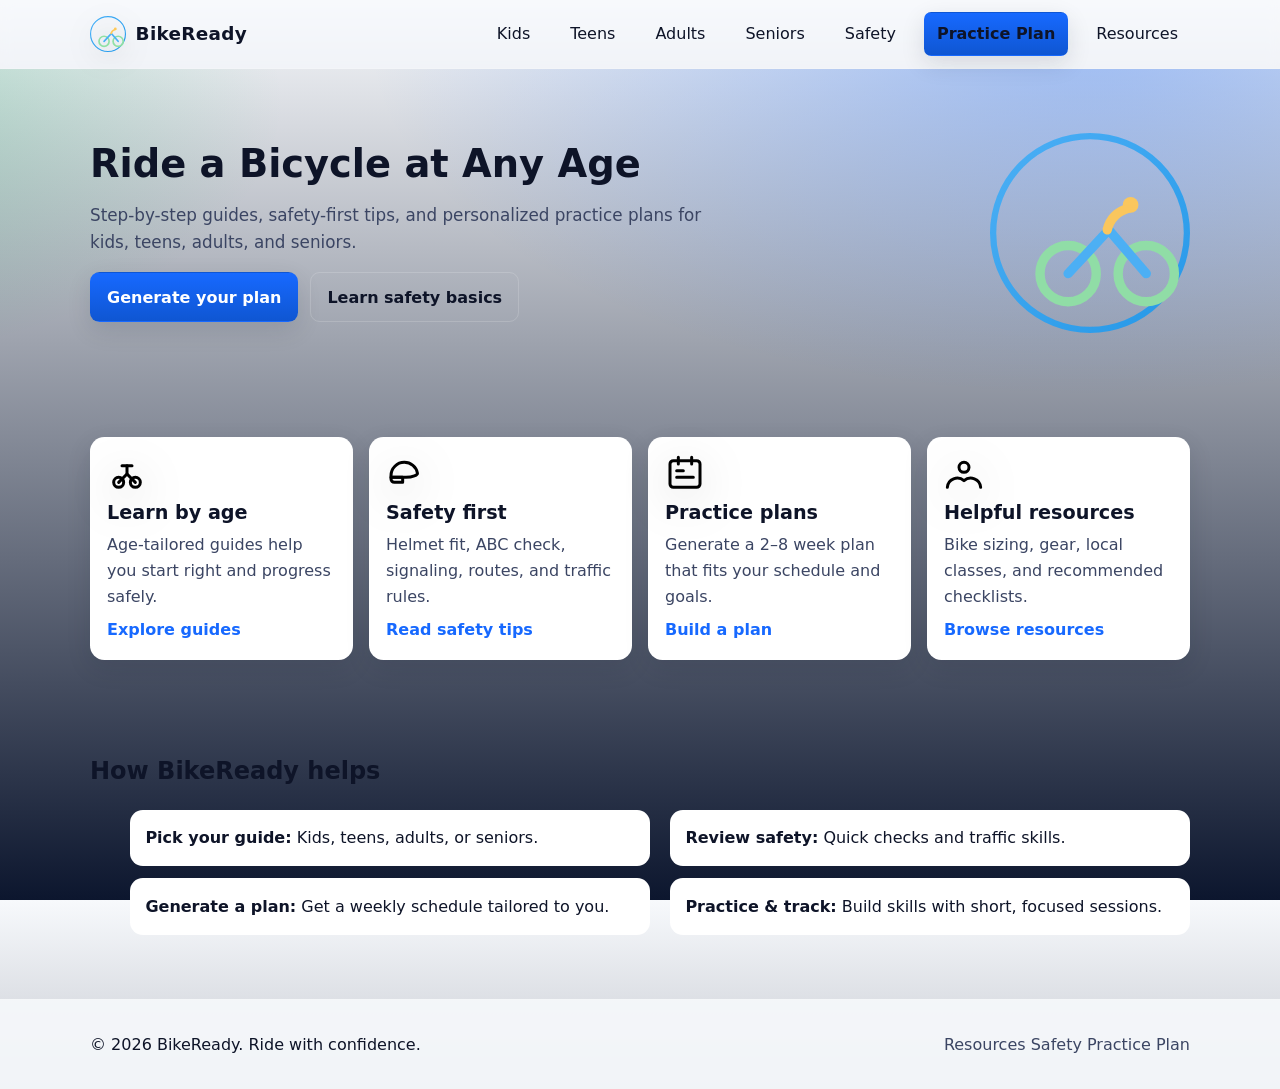
<file: website/index.html>
<!doctype html>
<html lang="en">
<head>
  <meta charset="utf-8" />
  <meta name="viewport" content="width=device-width, initial-scale=1" />
  <title>BikeReady — Ride a Bicycle at Any Age</title>
  <meta name="description" content="Clear guides, safety tips, and practice plans to learn to ride a bicycle at any age. Kids, teens, adults, and seniors." />
  <link rel="icon" href="./images/logo.svg" type="image/svg+xml" />
  <link rel="stylesheet" href="./css/styles.css" />
  <meta property="og:title" content="BikeReady — Ride a Bicycle at Any Age" />
  <meta property="og:description" content="Clear guides, safety tips, and practice plans for every age." />
  <meta property="og:type" content="website" />
</head>
<body>
  <a class="skip-link" href="#main">Skip to content</a>
  <header class="site-header">
    <nav class="nav container" aria-label="Primary">
      <a class="brand" href="index.html" aria-label="BikeReady home">
        <img src="./images/logo.svg" alt="" width="36" height="36" aria-hidden="true" />
        <span class="brand-text">BikeReady</span>
      </a>
      <button class="nav-toggle" aria-expanded="false" aria-controls="primary-nav">
        <span class="sr-only">Toggle navigation</span>
        <svg width="24" height="24" viewBox="0 0 24 24" fill="none" xmlns="http://www.w3.org/2000/svg" aria-hidden="true"><path d="M3 6h18M3 12h18M3 18h18" stroke="currentColor" stroke-width="2" stroke-linecap="round"/></svg>
      </button>
      <ul id="primary-nav" class="nav-list" data-collapsible>
        <li><a href="./pages/kids.html">Kids</a></li>
        <li><a href="./pages/teens.html">Teens</a></li>
        <li><a href="./pages/adults.html">Adults</a></li>
        <li><a href="./pages/seniors.html">Seniors</a></li>
        <li><a href="./pages/safety.html">Safety</a></li>
        <li><a class="btn btn-primary" href="./pages/practice-plan.html">Practice Plan</a></li>
        <li><a href="./pages/resources.html">Resources</a></li>
      </ul>
    </nav>
  </header>

  <main id="main" tabindex="-1">
    <section class="hero">
      <div class="container hero-inner">
        <div class="hero-copy">
          <h1>Ride a Bicycle at Any Age</h1>
          <p class="tagline">Step-by-step guides, safety-first tips, and personalized practice plans for kids, teens, adults, and seniors.</p>
          <div class="cta-row">
            <a class="btn btn-primary" href="./pages/practice-plan.html">Generate your plan</a>
            <a class="btn btn-secondary" href="./pages/safety.html">Learn safety basics</a>
          </div>
        </div>
        <div class="hero-art" aria-hidden="true">
          <img src="./images/logo.svg" alt="" width="200" height="200" />
        </div>
      </div>
    </section>

    <section class="features">
      <div class="container feature-grid">
        <article class="card">
          <img src="./images/balance.svg" alt="" width="40" height="40" aria-hidden="true" />
          <h2>Learn by age</h2>
          <p>Age-tailored guides help you start right and progress safely.</p>
          <a class="card-link" href="./pages/kids.html">Explore guides</a>
        </article>
        <article class="card">
          <img src="./images/helmet.svg" alt="" width="40" height="40" aria-hidden="true" />
          <h2>Safety first</h2>
          <p>Helmet fit, ABC check, signaling, routes, and traffic rules.</p>
          <a class="card-link" href="./pages/safety.html">Read safety tips</a>
        </article>
        <article class="card">
          <img src="./images/plan.svg" alt="" width="40" height="40" aria-hidden="true" />
          <h2>Practice plans</h2>
          <p>Generate a 2–8 week plan that fits your schedule and goals.</p>
          <a class="card-link" href="./pages/practice-plan.html">Build a plan</a>
        </article>
        <article class="card">
          <img src="./images/community.svg" alt="" width="40" height="40" aria-hidden="true" />
          <h2>Helpful resources</h2>
          <p>Bike sizing, gear, local classes, and recommended checklists.</p>
          <a class="card-link" href="./pages/resources.html">Browse resources</a>
        </article>
      </div>
    </section>

    <section class="how">
      <div class="container">
        <h2>How BikeReady helps</h2>
        <ol class="steps">
          <li><strong>Pick your guide:</strong> Kids, teens, adults, or seniors.</li>
          <li><strong>Review safety:</strong> Quick checks and traffic skills.</li>
          <li><strong>Generate a plan:</strong> Get a weekly schedule tailored to you.</li>
          <li><strong>Practice & track:</strong> Build skills with short, focused sessions.</li>
        </ol>
      </div>
    </section>
  </main>

  <footer class="site-footer">
    <div class="container footer-inner">
      <p>© <span id="year"></span> BikeReady. Ride with confidence.</p>
      <nav aria-label="Footer">
        <a href="./pages/resources.html">Resources</a>
        <a href="./pages/safety.html">Safety</a>
        <a href="./pages/practice-plan.html">Practice Plan</a>
      </nav>
    </div>
  </footer>

  <script src="./js/main.js" defer></script>
</body>
</html>
</file>
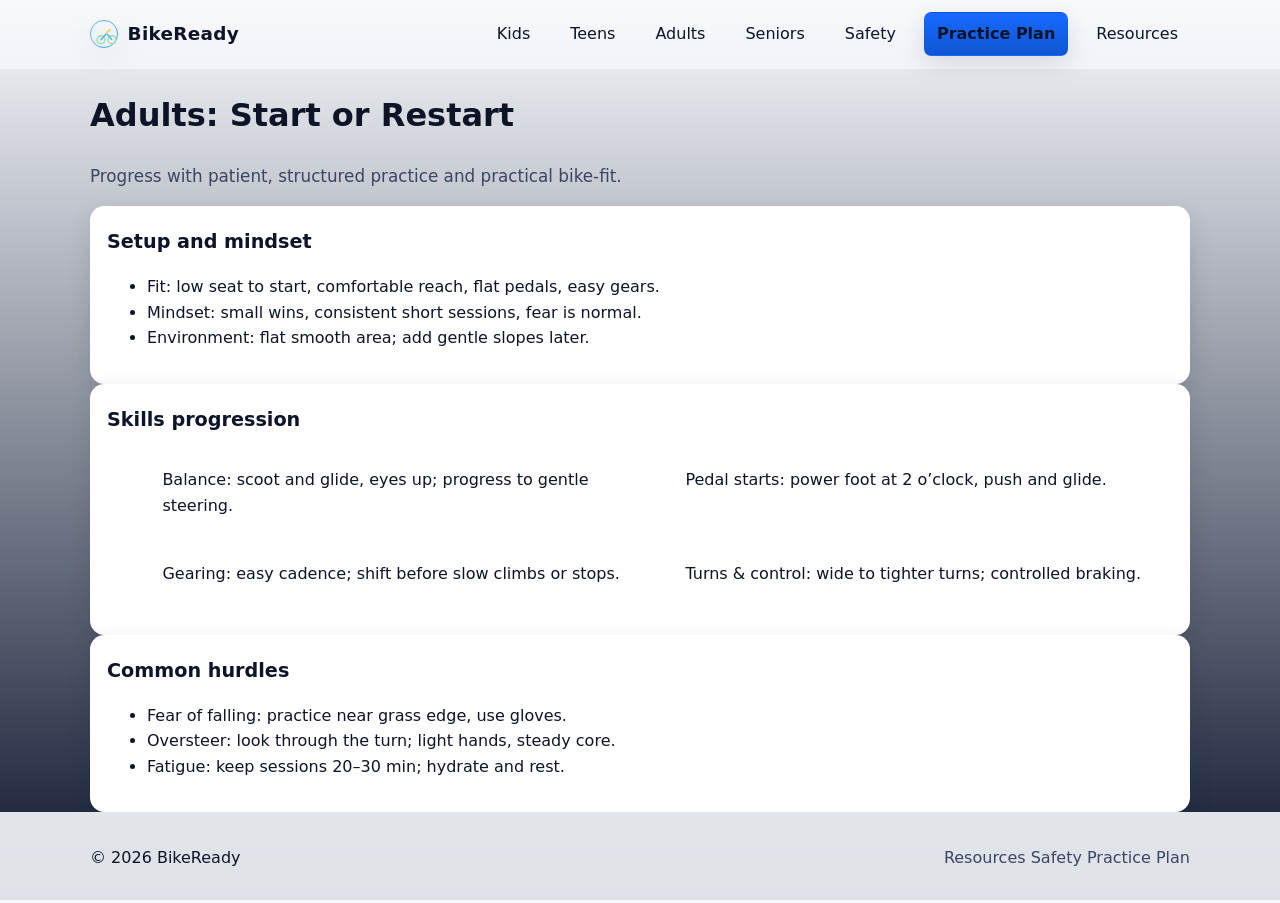
<file: website/pages/adults.html>
<!doctype html>
<html lang="en">
<head>
  <meta charset="utf-8" />
  <meta name="viewport" content="width=device-width, initial-scale=1" />
  <title>Adults Guide — BikeReady</title>
  <link rel="icon" href="../images/logo.svg" type="image/svg+xml" />
  <link rel="stylesheet" href="../css/styles.css" />
  <meta name="description" content="Adults learning to ride or returning to cycling: practical steps and mindset." />
</head>
<body>
  <header class="site-header">
    <nav class="nav container" aria-label="Primary">
      <a class="brand" href="../index.html"><img src="../images/logo.svg" alt="" width="28" height="28" aria-hidden="true" /><span class="brand-text">BikeReady</span></a>
      <button class="nav-toggle" aria-expanded="false" aria-controls="primary-nav"><span class="sr-only">Toggle navigation</span>
        <svg width="24" height="24" viewBox="0 0 24 24" fill="none" xmlns="http://www.w3.org/2000/svg" aria-hidden="true"><path d="M3 6h18M3 12h18M3 18h18" stroke="currentColor" stroke-width="2" stroke-linecap="round"/></svg>
      </button>
      <ul id="primary-nav" class="nav-list" data-collapsible>
        <li><a href="./kids.html">Kids</a></li>
        <li><a href="./teens.html">Teens</a></li>
        <li><a aria-current="page" href="./adults.html">Adults</a></li>
        <li><a href="./seniors.html">Seniors</a></li>
        <li><a href="./safety.html">Safety</a></li>
        <li><a class="btn btn-primary" href="./practice-plan.html">Practice Plan</a></li>
        <li><a href="./resources.html">Resources</a></li>
      </ul>
    </nav>
  </header>

  <main id="main" class="container" tabindex="-1">
    <h1>Adults: Start or Restart</h1>
    <p class="tagline">Progress with patient, structured practice and practical bike-fit.</p>

    <section class="card">
      <h2>Setup and mindset</h2>
      <ul>
        <li>Fit: low seat to start, comfortable reach, flat pedals, easy gears.</li>
        <li>Mindset: small wins, consistent short sessions, fear is normal.</li>
        <li>Environment: flat smooth area; add gentle slopes later.</li>
      </ul>
    </section>

    <section class="card">
      <h2>Skills progression</h2>
      <ol class="steps">
        <li>Balance: scoot and glide, eyes up; progress to gentle steering.</li>
        <li>Pedal starts: power foot at 2 o’clock, push and glide.</li>
        <li>Gearing: easy cadence; shift before slow climbs or stops.</li>
        <li>Turns & control: wide to tighter turns; controlled braking.</li>
      </ol>
    </section>

    <section class="card">
      <h2>Common hurdles</h2>
      <ul>
        <li>Fear of falling: practice near grass edge, use gloves.</li>
        <li>Oversteer: look through the turn; light hands, steady core.</li>
        <li>Fatigue: keep sessions 20–30 min; hydrate and rest.</li>
      </ul>
    </section>
  </main>

  <footer class="site-footer">
    <div class="container footer-inner">
      <p>© <span id="year"></span> BikeReady</p>
      <nav aria-label="Footer">
        <a href="./resources.html">Resources</a>
        <a href="./safety.html">Safety</a>
        <a href="./practice-plan.html">Practice Plan</a>
      </nav>
    </div>
  </footer>

  <script src="../js/main.js" defer></script>
</body>
</html>
</file>
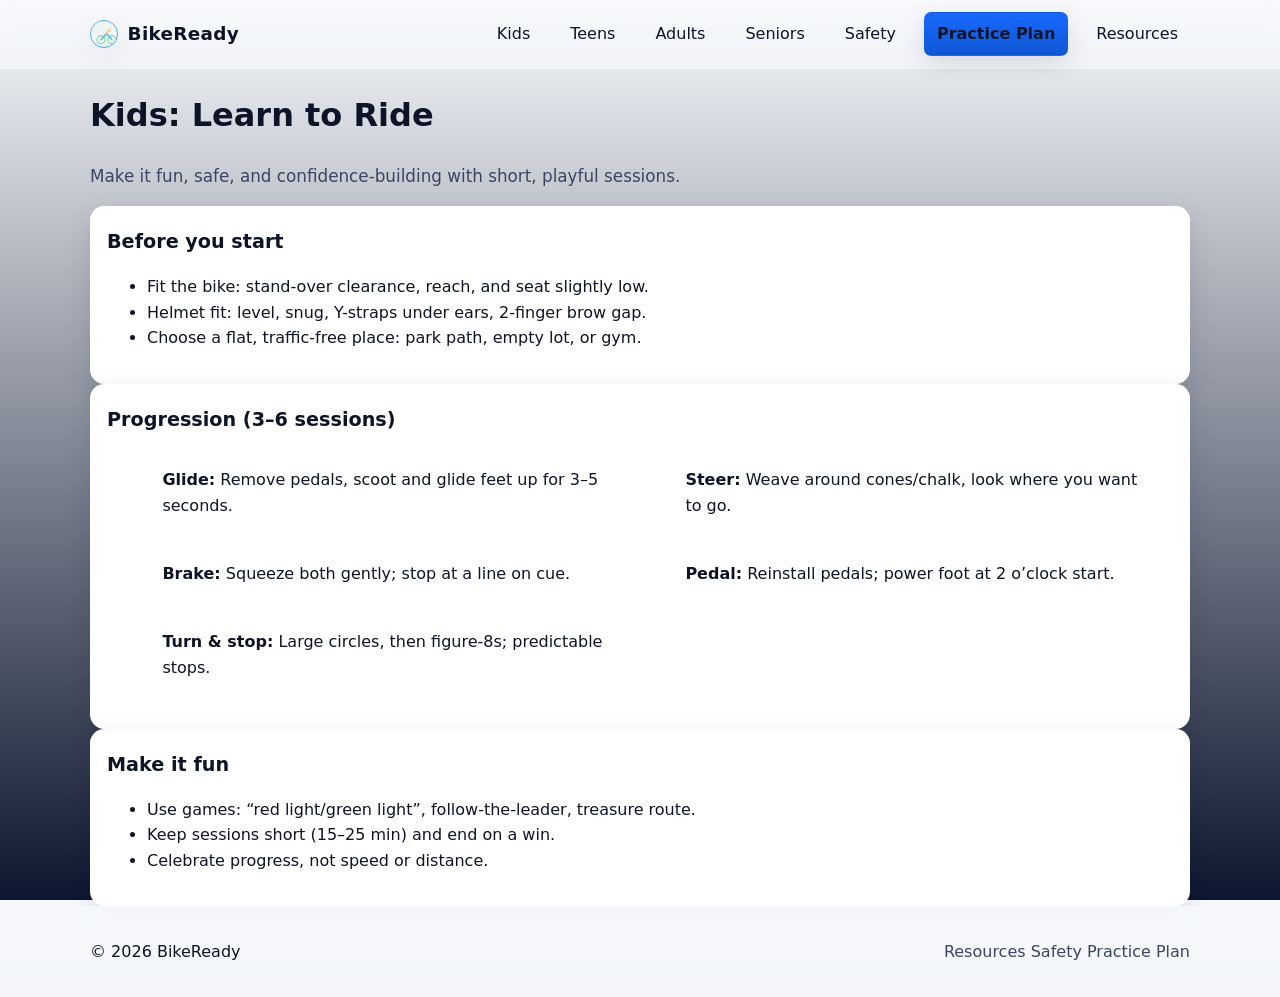
<file: website/pages/kids.html>
<!doctype html>
<html lang="en">
<head>
  <meta charset="utf-8" />
  <meta name="viewport" content="width=device-width, initial-scale=1" />
  <title>Kids Guide — BikeReady</title>
  <link rel="icon" href="../images/logo.svg" type="image/svg+xml" />
  <link rel="stylesheet" href="../css/styles.css" />
  <meta name="description" content="Step-by-step bicycle learning guide for kids: balance-first, pedals later." />
</head>
<body>
  <header class="site-header">
    <nav class="nav container" aria-label="Primary">
      <a class="brand" href="../index.html"><img src="../images/logo.svg" alt="" width="28" height="28" aria-hidden="true" /><span class="brand-text">BikeReady</span></a>
      <button class="nav-toggle" aria-expanded="false" aria-controls="primary-nav"><span class="sr-only">Toggle navigation</span>
        <svg width="24" height="24" viewBox="0 0 24 24" fill="none" xmlns="http://www.w3.org/2000/svg" aria-hidden="true"><path d="M3 6h18M3 12h18M3 18h18" stroke="currentColor" stroke-width="2" stroke-linecap="round"/></svg>
      </button>
      <ul id="primary-nav" class="nav-list" data-collapsible>
        <li><a aria-current="page" href="./kids.html">Kids</a></li>
        <li><a href="./teens.html">Teens</a></li>
        <li><a href="./adults.html">Adults</a></li>
        <li><a href="./seniors.html">Seniors</a></li>
        <li><a href="./safety.html">Safety</a></li>
        <li><a class="btn btn-primary" href="./practice-plan.html">Practice Plan</a></li>
        <li><a href="./resources.html">Resources</a></li>
      </ul>
    </nav>
  </header>

  <main id="main" class="container" tabindex="-1">
    <h1>Kids: Learn to Ride</h1>
    <p class="tagline">Make it fun, safe, and confidence-building with short, playful sessions.</p>

    <section class="card">
      <h2>Before you start</h2>
      <ul>
        <li>Fit the bike: stand-over clearance, reach, and seat slightly low.</li>
        <li>Helmet fit: level, snug, Y-straps under ears, 2-finger brow gap.</li>
        <li>Choose a flat, traffic-free place: park path, empty lot, or gym.</li>
      </ul>
    </section>

    <section class="card">
      <h2>Progression (3–6 sessions)</h2>
      <ol class="steps">
        <li><strong>Glide:</strong> Remove pedals, scoot and glide feet up for 3–5 seconds.</li>
        <li><strong>Steer:</strong> Weave around cones/chalk, look where you want to go.</li>
        <li><strong>Brake:</strong> Squeeze both gently; stop at a line on cue.</li>
        <li><strong>Pedal:</strong> Reinstall pedals; power foot at 2 o’clock start.</li>
        <li><strong>Turn & stop:</strong> Large circles, then figure-8s; predictable stops.</li>
      </ol>
    </section>

    <section class="card">
      <h2>Make it fun</h2>
      <ul>
        <li>Use games: “red light/green light”, follow-the-leader, treasure route.</li>
        <li>Keep sessions short (15–25 min) and end on a win.</li>
        <li>Celebrate progress, not speed or distance.</li>
      </ul>
    </section>
  </main>

  <footer class="site-footer">
    <div class="container footer-inner">
      <p>© <span id="year"></span> BikeReady</p>
      <nav aria-label="Footer">
        <a href="./resources.html">Resources</a>
        <a href="./safety.html">Safety</a>
        <a href="./practice-plan.html">Practice Plan</a>
      </nav>
    </div>
  </footer>

  <script src="../js/main.js" defer></script>
</body>
</html>
</file>
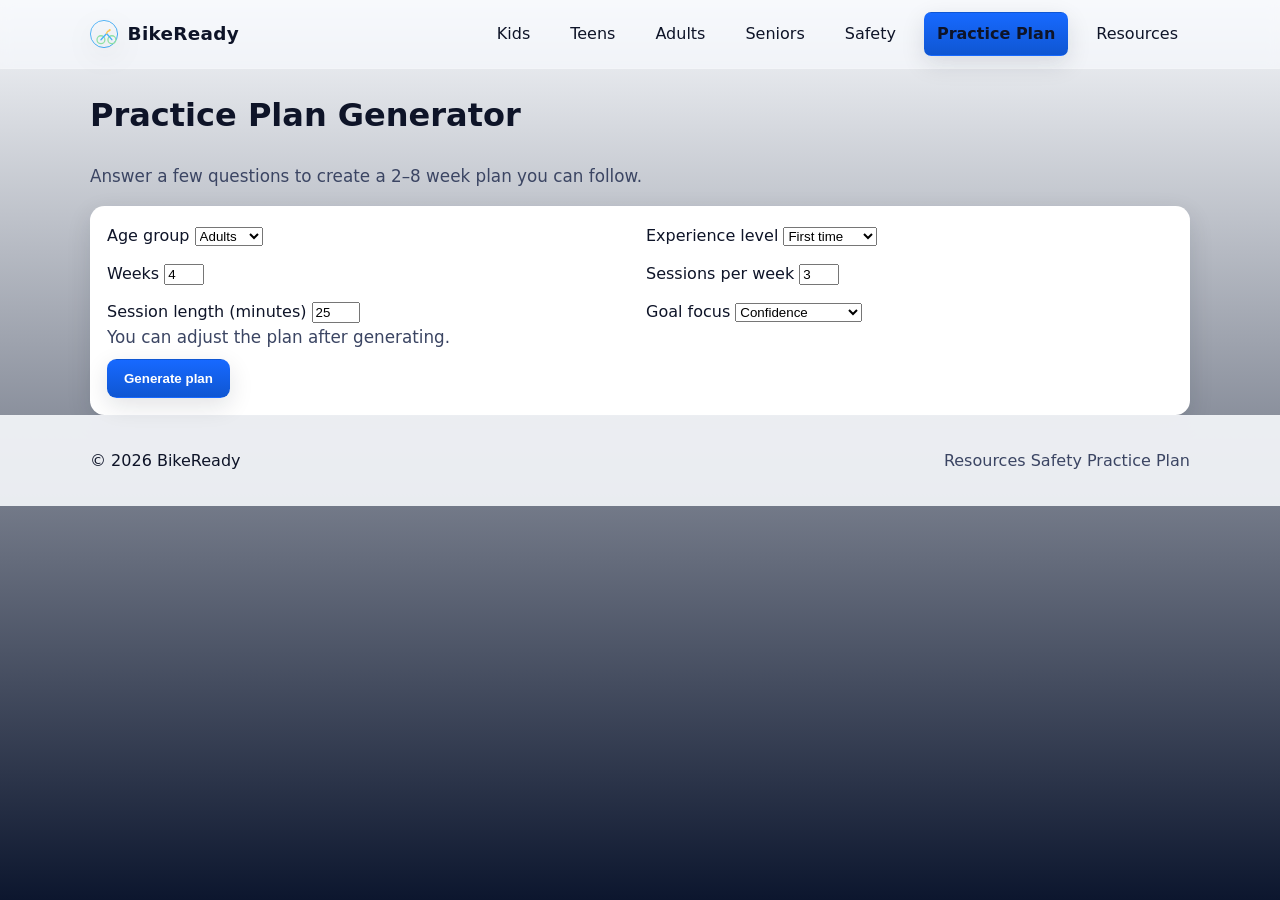
<file: website/pages/practice-plan.html>
<!doctype html>
<html lang="en">
<head>
  <meta charset="utf-8" />
  <meta name="viewport" content="width=device-width, initial-scale=1" />
  <title>Practice Plan — BikeReady</title>
  <link rel="icon" href="../images/logo.svg" type="image/svg+xml" />
  <link rel="stylesheet" href="../css/styles.css" />
  <meta name="description" content="Generate a personalized cycling practice plan based on age, goals, and time." />
</head>
<body>
  <header class="site-header">
    <nav class="nav container" aria-label="Primary">
      <a class="brand" href="../index.html"><img src="../images/logo.svg" alt="" width="28" height="28" aria-hidden="true" /><span class="brand-text">BikeReady</span></a>
      <button class="nav-toggle" aria-expanded="false" aria-controls="primary-nav"><span class="sr-only">Toggle navigation</span>
        <svg width="24" height="24" viewBox="0 0 24 24" fill="none" xmlns="http://www.w3.org/2000/svg" aria-hidden="true"><path d="M3 6h18M3 12h18M3 18h18" stroke="currentColor" stroke-width="2" stroke-linecap="round"/></svg>
      </button>
      <ul id="primary-nav" class="nav-list" data-collapsible>
        <li><a href="./kids.html">Kids</a></li>
        <li><a href="./teens.html">Teens</a></li>
        <li><a href="./adults.html">Adults</a></li>
        <li><a href="./seniors.html">Seniors</a></li>
        <li><a href="./safety.html">Safety</a></li>
        <li><a class="btn btn-primary" aria-current="page" href="./practice-plan.html">Practice Plan</a></li>
        <li><a href="./resources.html">Resources</a></li>
      </ul>
    </nav>
  </header>

  <main id="main" class="container" tabindex="-1">
    <h1>Practice Plan Generator</h1>
    <p class="tagline">Answer a few questions to create a 2–8 week plan you can follow.</p>

    <section class="card">
      <form id="plan-form" aria-describedby="form-help">
        <div style="display:grid; gap:.75rem; grid-template-columns: repeat(2, minmax(0,1fr));">
          <label>Age group
            <select name="age" required>
              <option value="kids">Kids</option>
              <option value="teens">Teens</option>
              <option value="adults" selected>Adults</option>
              <option value="seniors">Seniors</option>
            </select>
          </label>
          <label>Experience level
            <select name="level" required>
              <option value="first-time" selected>First time</option>
              <option value="some">Some riding</option>
              <option value="returning">Returning</option>
            </select>
          </label>
          <label>Weeks
            <input type="number" name="weeks" min="2" max="8" value="4" required />
          </label>
          <label>Sessions per week
            <input type="number" name="freq" min="2" max="6" value="3" required />
          </label>
          <label>Session length (minutes)
            <input type="number" name="minutes" min="10" max="60" value="25" required />
          </label>
          <label>Goal focus
            <select name="goal" required>
              <option value="balance">Balance & control</option>
              <option value="confidence" selected>Confidence</option>
              <option value="endurance">Endurance</option>
            </select>
          </label>
        </div>
        <p id="form-help" class="tagline">You can adjust the plan after generating.</p>
        <button class="btn btn-primary" type="submit">Generate plan</button>
      </form>
    </section>

    <section id="plan-output" class="card" style="display:none">
      <h2>Your plan</h2>
      <div id="plan-meta" class="tagline"></div>
      <div id="plan-weeks" style="display:grid; gap:1rem; grid-template-columns: repeat(auto-fit,minmax(220px,1fr)); margin-top:.5rem;"></div>
      <button id="download-btn" class="btn btn-secondary" type="button">Download as JSON</button>
    </section>
  </main>

  <footer class="site-footer">
    <div class="container footer-inner">
      <p>© <span id="year"></span> BikeReady</p>
      <nav aria-label="Footer">
        <a href="./resources.html">Resources</a>
        <a href="./safety.html">Safety</a>
        <a href="./practice-plan.html">Practice Plan</a>
      </nav>
    </div>
  </footer>

  <script src="../js/main.js" defer></script>
  <script src="../js/plan.js" defer></script>
</body>
</html>
</file>
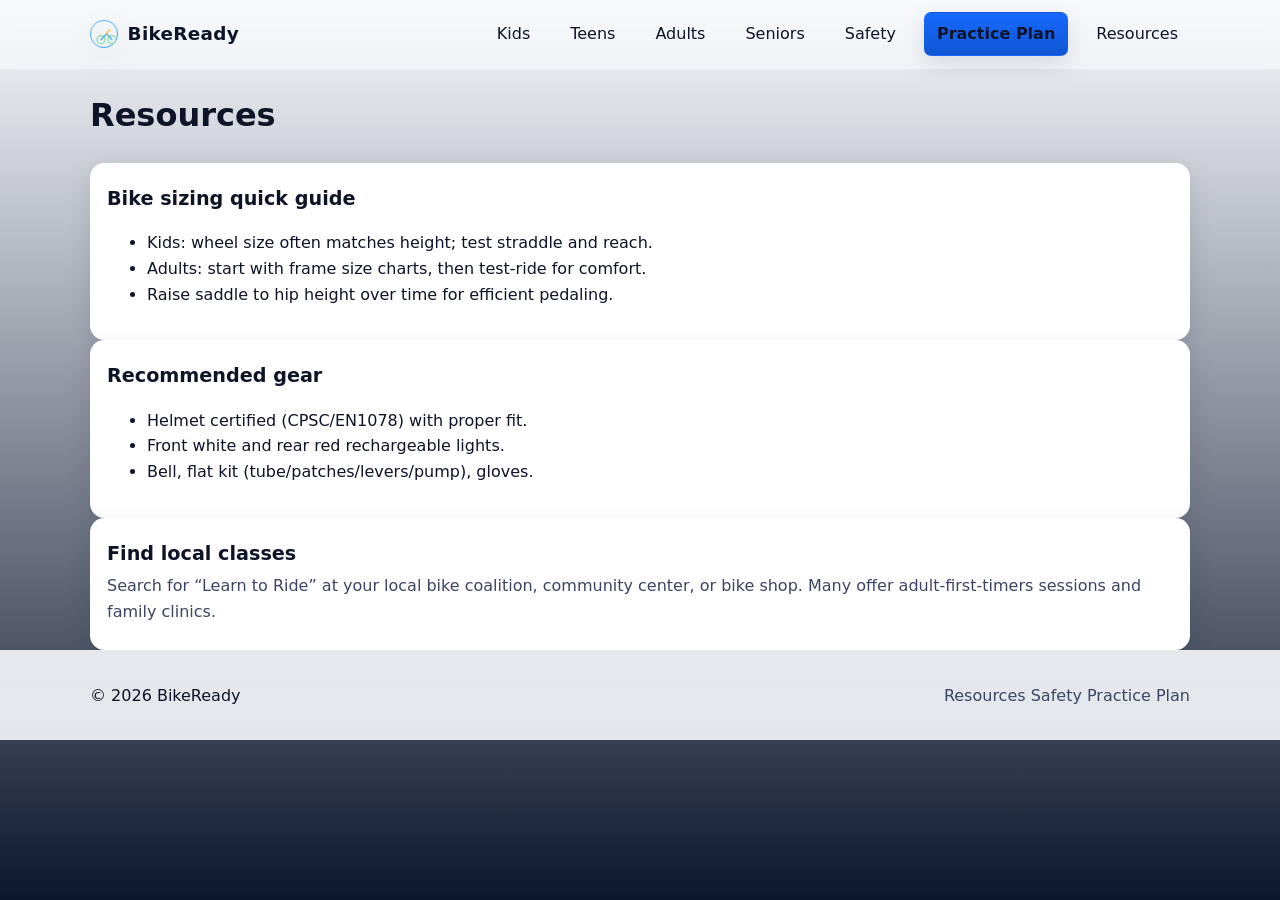
<file: website/pages/resources.html>
<!doctype html>
<html lang="en">
<head>
  <meta charset="utf-8" />
  <meta name="viewport" content="width=device-width, initial-scale=1" />
  <title>Resources — BikeReady</title>
  <link rel="icon" href="../images/logo.svg" type="image/svg+xml" />
  <link rel="stylesheet" href="../css/styles.css" />
  <meta name="description" content="Bike sizing, clinics, checklists, and recommended gear for new riders." />
</head>
<body>
  <header class="site-header">
    <nav class="nav container" aria-label="Primary">
      <a class="brand" href="../index.html"><img src="../images/logo.svg" alt="" width="28" height="28" aria-hidden="true" /><span class="brand-text">BikeReady</span></a>
      <button class="nav-toggle" aria-expanded="false" aria-controls="primary-nav"><span class="sr-only">Toggle navigation</span>
        <svg width="24" height="24" viewBox="0 0 24 24" fill="none" xmlns="http://www.w3.org/2000/svg" aria-hidden="true"><path d="M3 6h18M3 12h18M3 18h18" stroke="currentColor" stroke-width="2" stroke-linecap="round"/></svg>
      </button>
      <ul id="primary-nav" class="nav-list" data-collapsible>
        <li><a href="./kids.html">Kids</a></li>
        <li><a href="./teens.html">Teens</a></li>
        <li><a href="./adults.html">Adults</a></li>
        <li><a href="./seniors.html">Seniors</a></li>
        <li><a href="./safety.html">Safety</a></li>
        <li><a class="btn btn-primary" href="./practice-plan.html">Practice Plan</a></li>
        <li><a aria-current="page" href="./resources.html">Resources</a></li>
      </ul>
    </nav>
  </header>

  <main id="main" class="container" tabindex="-1">
    <h1>Resources</h1>

    <section class="card">
      <h2>Bike sizing quick guide</h2>
      <ul>
        <li>Kids: wheel size often matches height; test straddle and reach.</li>
        <li>Adults: start with frame size charts, then test-ride for comfort.</li>
        <li>Raise saddle to hip height over time for efficient pedaling.</li>
      </ul>
    </section>

    <section class="card">
      <h2>Recommended gear</h2>
      <ul>
        <li>Helmet certified (CPSC/EN1078) with proper fit.</li>
        <li>Front white and rear red rechargeable lights.</li>
        <li>Bell, flat kit (tube/patches/levers/pump), gloves.</li>
      </ul>
    </section>

    <section class="card">
      <h2>Find local classes</h2>
      <p>Search for “Learn to Ride” at your local bike coalition, community center, or bike shop. Many offer adult-first-timers sessions and family clinics.</p>
    </section>
  </main>

  <footer class="site-footer">
    <div class="container footer-inner">
      <p>© <span id="year"></span> BikeReady</p>
      <nav aria-label="Footer">
        <a href="./resources.html">Resources</a>
        <a href="./safety.html">Safety</a>
        <a href="./practice-plan.html">Practice Plan</a>
      </nav>
    </div>
  </footer>

  <script src="../js/main.js" defer></script>
</body>
</html>
</file>
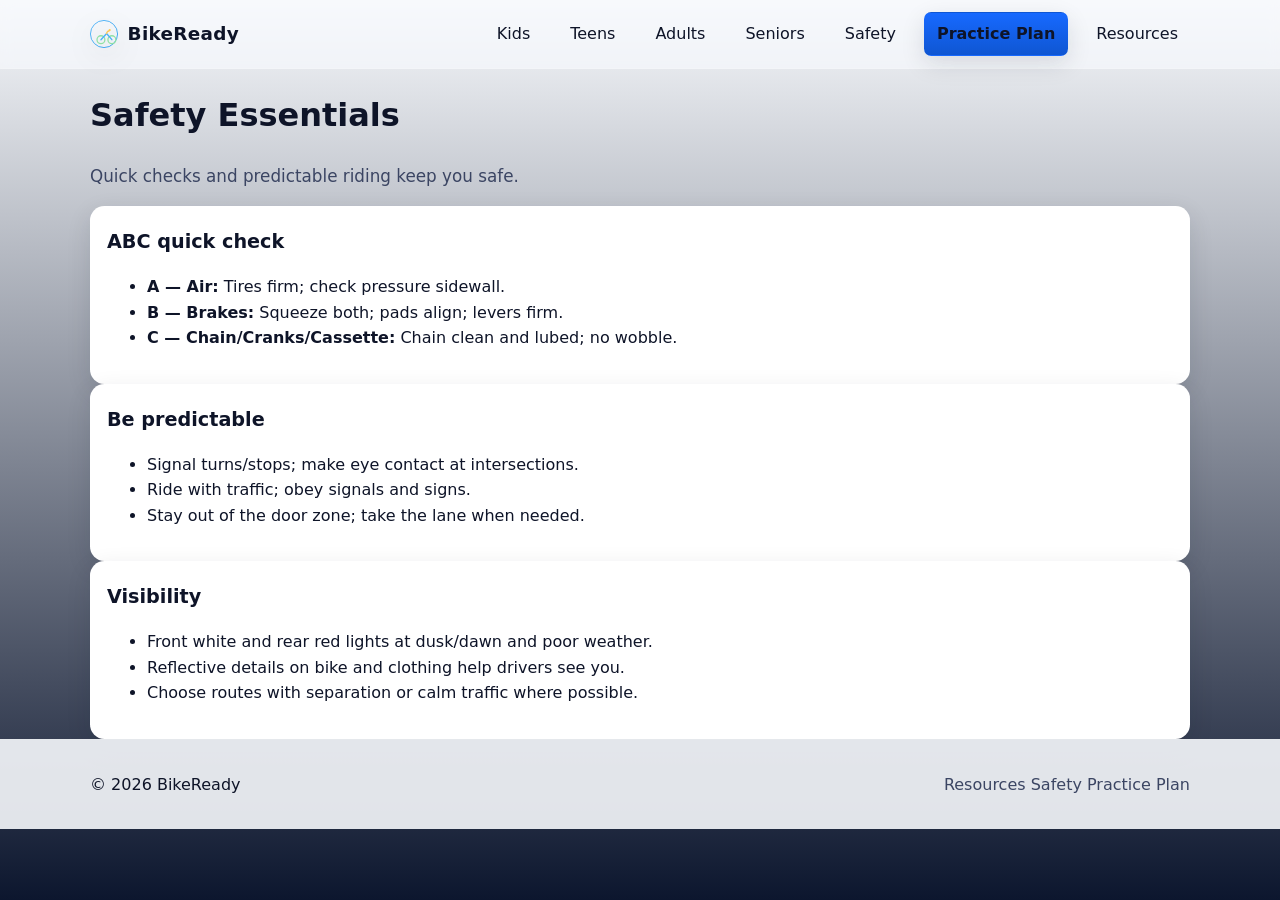
<file: website/pages/safety.html>
<!doctype html>
<html lang="en">
<head>
  <meta charset="utf-8" />
  <meta name="viewport" content="width=device-width, initial-scale=1" />
  <title>Safety — BikeReady</title>
  <link rel="icon" href="../images/logo.svg" type="image/svg+xml" />
  <link rel="stylesheet" href="../css/styles.css" />
  <meta name="description" content="Bike safety: helmet fit, ABC check, signaling, routes, traffic rules." />
</head>
<body>
  <header class="site-header">
    <nav class="nav container" aria-label="Primary">
      <a class="brand" href="../index.html"><img src="../images/logo.svg" alt="" width="28" height="28" aria-hidden="true" /><span class="brand-text">BikeReady</span></a>
      <button class="nav-toggle" aria-expanded="false" aria-controls="primary-nav"><span class="sr-only">Toggle navigation</span>
        <svg width="24" height="24" viewBox="0 0 24 24" fill="none" xmlns="http://www.w3.org/2000/svg" aria-hidden="true"><path d="M3 6h18M3 12h18M3 18h18" stroke="currentColor" stroke-width="2" stroke-linecap="round"/></svg>
      </button>
      <ul id="primary-nav" class="nav-list" data-collapsible>
        <li><a href="./kids.html">Kids</a></li>
        <li><a href="./teens.html">Teens</a></li>
        <li><a href="./adults.html">Adults</a></li>
        <li><a href="./seniors.html">Seniors</a></li>
        <li><a aria-current="page" href="./safety.html">Safety</a></li>
        <li><a class="btn btn-primary" href="./practice-plan.html">Practice Plan</a></li>
        <li><a href="./resources.html">Resources</a></li>
      </ul>
    </nav>
  </header>

  <main id="main" class="container" tabindex="-1">
    <h1>Safety Essentials</h1>
    <p class="tagline">Quick checks and predictable riding keep you safe.</p>

    <section class="card">
      <h2>ABC quick check</h2>
      <ul>
        <li><strong>A — Air:</strong> Tires firm; check pressure sidewall.</li>
        <li><strong>B — Brakes:</strong> Squeeze both; pads align; levers firm.</li>
        <li><strong>C — Chain/Cranks/Cassette:</strong> Chain clean and lubed; no wobble.</li>
      </ul>
    </section>

    <section class="card">
      <h2>Be predictable</h2>
      <ul>
        <li>Signal turns/stops; make eye contact at intersections.</li>
        <li>Ride with traffic; obey signals and signs.</li>
        <li>Stay out of the door zone; take the lane when needed.</li>
      </ul>
    </section>

    <section class="card">
      <h2>Visibility</h2>
      <ul>
        <li>Front white and rear red lights at dusk/dawn and poor weather.</li>
        <li>Reflective details on bike and clothing help drivers see you.</li>
        <li>Choose routes with separation or calm traffic where possible.</li>
      </ul>
    </section>
  </main>

  <footer class="site-footer">
    <div class="container footer-inner">
      <p>© <span id="year"></span> BikeReady</p>
      <nav aria-label="Footer">
        <a href="./resources.html">Resources</a>
        <a href="./safety.html">Safety</a>
        <a href="./practice-plan.html">Practice Plan</a>
      </nav>
    </div>
  </footer>

  <script src="../js/main.js" defer></script>
</body>
</html>
</file>
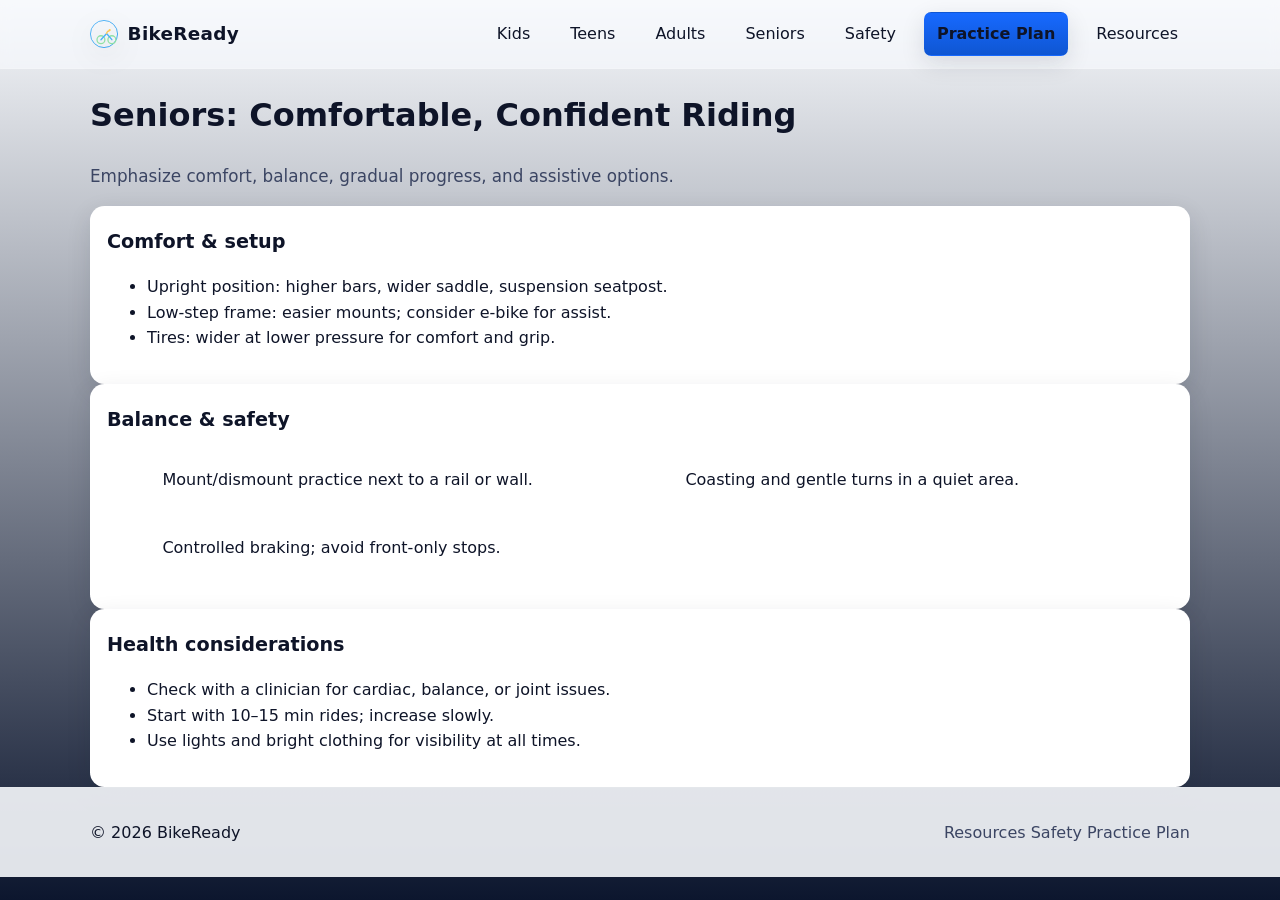
<file: website/pages/seniors.html>
<!doctype html>
<html lang="en">
<head>
  <meta charset="utf-8" />
  <meta name="viewport" content="width=device-width, initial-scale=1" />
  <title>Seniors Guide — BikeReady</title>
  <link rel="icon" href="../images/logo.svg" type="image/svg+xml" />
  <link rel="stylesheet" href="../css/styles.css" />
  <meta name="description" content="Seniors cycling: comfort, balance, e-bikes, and joint-friendly riding." />
</head>
<body>
  <header class="site-header">
    <nav class="nav container" aria-label="Primary">
      <a class="brand" href="../index.html"><img src="../images/logo.svg" alt="" width="28" height="28" aria-hidden="true" /><span class="brand-text">BikeReady</span></a>
      <button class="nav-toggle" aria-expanded="false" aria-controls="primary-nav"><span class="sr-only">Toggle navigation</span>
        <svg width="24" height="24" viewBox="0 0 24 24" fill="none" xmlns="http://www.w3.org/2000/svg" aria-hidden="true"><path d="M3 6h18M3 12h18M3 18h18" stroke="currentColor" stroke-width="2" stroke-linecap="round"/></svg>
      </button>
      <ul id="primary-nav" class="nav-list" data-collapsible>
        <li><a href="./kids.html">Kids</a></li>
        <li><a href="./teens.html">Teens</a></li>
        <li><a href="./adults.html">Adults</a></li>
        <li><a aria-current="page" href="./seniors.html">Seniors</a></li>
        <li><a href="./safety.html">Safety</a></li>
        <li><a class="btn btn-primary" href="./practice-plan.html">Practice Plan</a></li>
        <li><a href="./resources.html">Resources</a></li>
      </ul>
    </nav>
  </header>

  <main id="main" class="container" tabindex="-1">
    <h1>Seniors: Comfortable, Confident Riding</h1>
    <p class="tagline">Emphasize comfort, balance, gradual progress, and assistive options.</p>

    <section class="card">
      <h2>Comfort & setup</h2>
      <ul>
        <li>Upright position: higher bars, wider saddle, suspension seatpost.</li>
        <li>Low-step frame: easier mounts; consider e-bike for assist.</li>
        <li>Tires: wider at lower pressure for comfort and grip.</li>
      </ul>
    </section>

    <section class="card">
      <h2>Balance & safety</h2>
      <ol class="steps">
        <li>Mount/dismount practice next to a rail or wall.</li>
        <li>Coasting and gentle turns in a quiet area.</li>
        <li>Controlled braking; avoid front-only stops.</li>
      </ol>
    </section>

    <section class="card">
      <h2>Health considerations</h2>
      <ul>
        <li>Check with a clinician for cardiac, balance, or joint issues.</li>
        <li>Start with 10–15 min rides; increase slowly.</li>
        <li>Use lights and bright clothing for visibility at all times.</li>
      </ul>
    </section>
  </main>

  <footer class="site-footer">
    <div class="container footer-inner">
      <p>© <span id="year"></span> BikeReady</p>
      <nav aria-label="Footer">
        <a href="./resources.html">Resources</a>
        <a href="./safety.html">Safety</a>
        <a href="./practice-plan.html">Practice Plan</a>
      </nav>
    </div>
  </footer>

  <script src="../js/main.js" defer></script>
</body>
</html>
</file>
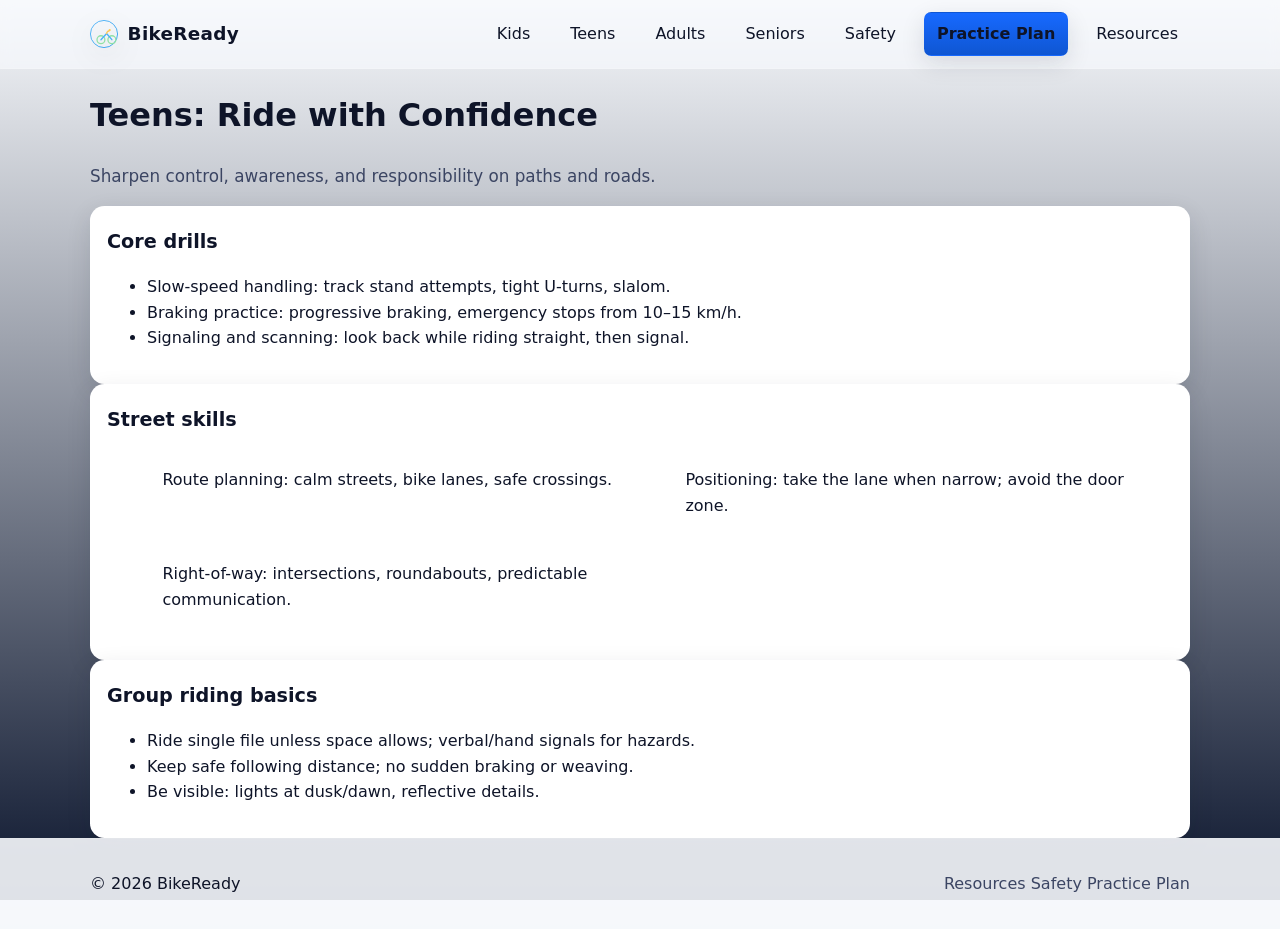
<file: website/pages/teens.html>
<!doctype html>
<html lang="en">
<head>
  <meta charset="utf-8" />
  <meta name="viewport" content="width=device-width, initial-scale=1" />
  <title>Teens Guide — BikeReady</title>
  <link rel="icon" href="../images/logo.svg" type="image/svg+xml" />
  <link rel="stylesheet" href="../css/styles.css" />
  <meta name="description" content="Confident riding for teens: skill drills, road awareness, group riding basics." />
</head>
<body>
  <header class="site-header">
    <nav class="nav container" aria-label="Primary">
      <a class="brand" href="../index.html"><img src="../images/logo.svg" alt="" width="28" height="28" aria-hidden="true" /><span class="brand-text">BikeReady</span></a>
      <button class="nav-toggle" aria-expanded="false" aria-controls="primary-nav"><span class="sr-only">Toggle navigation</span>
        <svg width="24" height="24" viewBox="0 0 24 24" fill="none" xmlns="http://www.w3.org/2000/svg" aria-hidden="true"><path d="M3 6h18M3 12h18M3 18h18" stroke="currentColor" stroke-width="2" stroke-linecap="round"/></svg>
      </button>
      <ul id="primary-nav" class="nav-list" data-collapsible>
        <li><a href="./kids.html">Kids</a></li>
        <li><a aria-current="page" href="./teens.html">Teens</a></li>
        <li><a href="./adults.html">Adults</a></li>
        <li><a href="./seniors.html">Seniors</a></li>
        <li><a href="./safety.html">Safety</a></li>
        <li><a class="btn btn-primary" href="./practice-plan.html">Practice Plan</a></li>
        <li><a href="./resources.html">Resources</a></li>
      </ul>
    </nav>
  </header>

  <main id="main" class="container" tabindex="-1">
    <h1>Teens: Ride with Confidence</h1>
    <p class="tagline">Sharpen control, awareness, and responsibility on paths and roads.</p>

    <section class="card">
      <h2>Core drills</h2>
      <ul>
        <li>Slow-speed handling: track stand attempts, tight U-turns, slalom.</li>
        <li>Braking practice: progressive braking, emergency stops from 10–15 km/h.</li>
        <li>Signaling and scanning: look back while riding straight, then signal.</li>
      </ul>
    </section>

    <section class="card">
      <h2>Street skills</h2>
      <ol class="steps">
        <li>Route planning: calm streets, bike lanes, safe crossings.</li>
        <li>Positioning: take the lane when narrow; avoid the door zone.</li>
        <li>Right-of-way: intersections, roundabouts, predictable communication.</li>
      </ol>
    </section>

    <section class="card">
      <h2>Group riding basics</h2>
      <ul>
        <li>Ride single file unless space allows; verbal/hand signals for hazards.</li>
        <li>Keep safe following distance; no sudden braking or weaving.</li>
        <li>Be visible: lights at dusk/dawn, reflective details.</li>
      </ul>
    </section>
  </main>

  <footer class="site-footer">
    <div class="container footer-inner">
      <p>© <span id="year"></span> BikeReady</p>
      <nav aria-label="Footer">
        <a href="./resources.html">Resources</a>
        <a href="./safety.html">Safety</a>
        <a href="./practice-plan.html">Practice Plan</a>
      </nav>
    </div>
  </footer>

  <script src="../js/main.js" defer></script>
</body>
</html>
</file>
<file: website/css/styles.css>
:root{
  --bg: #0b1020;
  --bg-elev: #121a33;
  --text: #e8ecf8;
  --muted: #b9c1d9;
  --primary: #48b0f7;
  --primary-700: #1f97ea;
  --secondary: #90e0a5;
  --accent: #ffc857;
  --danger: #ff6b6b;
  --focus: #87cefa;
  --shadow: 0 10px 30px rgba(0,0,0,0.35);
}

@media (prefers-color-scheme: light){
  :root{
    --bg: #f7f9fc;
    --bg-elev: #ffffff;
    --text: #0e1428;
    --muted: #3b4563;
    --primary: #1769ff;
    --primary-700: #0f56d2;
    --secondary: #0ba95b;
    --accent: #f59f00;
    --danger: #d94848;
    --focus: #3b82f6;
    --shadow: 0 8px 24px rgba(16,24,40,0.12);
  }
}

*{ box-sizing: border-box; }
html, body{ height: 100%; }
body{
  margin: 0;
  font-family: system-ui, -apple-system, Segoe UI, Roboto, Helvetica, Arial, "Apple Color Emoji", "Segoe UI Emoji";
  color: var(--text);
  background: linear-gradient(180deg, var(--bg) 0%, #0c162e 100%);
  line-height: 1.6;
}
img{ max-width: 100%; display:block; }

.container{ width: min(1100px, 92%); margin-inline: auto; }

.sr-only{ position:absolute; width:1px; height:1px; padding:0; margin:-1px; overflow:hidden; clip:rect(0,0,0,0); white-space:nowrap; border:0; }
.skip-link{
  position:absolute; left:-999px; top:0; background:var(--primary); color:white; padding:.5rem .75rem; border-radius:.25rem; z-index:9999;
}
.skip-link:focus{ left: .75rem; top: .75rem; outline: 3px solid var(--focus); }

.site-header{ position: sticky; top: 0; z-index: 100; backdrop-filter: saturate(140%) blur(6px); background: color-mix(in oklab, var(--bg), transparent 35%); border-bottom: 1px solid rgba(255,255,255,.06); }
.nav{ display:flex; align-items:center; justify-content:space-between; gap:1rem; padding: .75rem 0; }
.brand{ display:flex; align-items:center; gap:.6rem; color: var(--text); text-decoration:none; font-weight: 700; letter-spacing: .3px; }
.brand img{ filter: drop-shadow(0 6px 14px rgba(0,0,0,.2)); }
.brand-text{ font-size: 1.15rem; }

.nav-toggle{ background:transparent; border:1px solid rgba(255,255,255,.12); color:var(--text); padding:.4rem; border-radius:.5rem; display:none; }

.nav-list{ list-style:none; display:flex; gap:1rem; align-items:center; margin:0; padding:0; }
.nav-list a{ color: var(--text); text-decoration:none; padding:.5rem .75rem; border-radius:.45rem; }
.nav-list a:hover{ background: color-mix(in oklab, var(--bg-elev), var(--primary) 14%); }

.btn{ display:inline-flex; align-items:center; justify-content:center; gap:.5rem; padding:.7rem 1rem; border-radius:.6rem; font-weight:600; text-decoration:none; border:1px solid transparent; }
.btn-primary{ background: linear-gradient(180deg, var(--primary), var(--primary-700)); color:white; box-shadow: var(--shadow); }
.btn-primary:hover{ filter: brightness(1.05); }
.btn-secondary{ background: transparent; color: var(--text); border-color: rgba(255,255,255,.16); }
.btn-secondary:hover{ background: rgba(255,255,255,.06); }

.hero{ padding: clamp(2rem, 5vw, 4rem) 0; background: radial-gradient(1200px 600px at 85% -10%, color-mix(in oklab, var(--primary), transparent 65%), transparent 60%), radial-gradient(900px 450px at -20% 10%, color-mix(in oklab, var(--secondary), transparent 70%), transparent 60%); }
.hero-inner{ display:grid; grid-template-columns: 1.2fr .8fr; gap: clamp(1rem, 4vw, 2rem); align-items:center; }
.hero h1{ font-size: clamp(2rem, 3vw, 3rem); line-height:1.1; margin:0 0 .5rem; }
.tagline{ font-size: 1.05rem; color: var(--muted); max-width: 60ch; }
.cta-row{ display:flex; gap:.75rem; margin-top: 1rem; flex-wrap:wrap; }
.hero-art{ justify-self:end; opacity:.95; }

.features{ padding: 2.5rem 0; }
.feature-grid{ display:grid; grid-template-columns: repeat(4, 1fr); gap: 1rem; }
.card{ background: var(--bg-elev); border: 1px solid rgba(255,255,255,.06); border-radius: .9rem; padding: 1rem; box-shadow: var(--shadow); }
.card h2{ font-size: 1.2rem; margin: .25rem 0 .25rem; }
.card p{ color: var(--muted); margin: 0 0 .5rem; }
.card-link{ color: var(--primary); text-decoration: none; font-weight: 600; }
.card img{ filter: drop-shadow(0 10px 22px rgba(0,0,0,.25)); }

.how{ padding: 2rem 0 3rem; }
.steps{ display:grid; grid-template-columns: repeat(2, 1fr); gap: .75rem 1.25rem; counter-reset: step; }
.steps li{ background: var(--bg-elev); border: 1px solid rgba(255,255,255,.06); border-radius: .8rem; padding: .9rem; list-style:none; }
.steps strong{ color: var(--text); }

.site-footer{ border-top: 1px solid rgba(255,255,255,.06); padding: 1rem 0; background: color-mix(in oklab, var(--bg), transparent 10%); }
.footer-inner{ display:flex; align-items:center; justify-content:space-between; gap:1rem; flex-wrap:wrap; }
.footer-inner a{ color: var(--muted); text-decoration:none; }
.footer-inner a:hover{ color: var(--text); }

@media (max-width: 900px){
  .hero-inner{ grid-template-columns: 1fr; }
  .hero-art{ justify-self:start; max-width: 280px; }
  .feature-grid{ grid-template-columns: repeat(2, 1fr); }
  .steps{ grid-template-columns: 1fr; }
}
@media (max-width: 720px){
  .nav-toggle{ display:block; }
  .nav-list{ position: absolute; right: .75rem; top: calc(56px + .5rem); background: var(--bg-elev); border: 1px solid rgba(255,255,255,.08); border-radius: .8rem; padding: .5rem; display: none; flex-direction:column; box-shadow: var(--shadow); min-width: 240px; }
  .nav-list.open{ display:flex; }
  .feature-grid{ grid-template-columns: 1fr; }
}

/* A11y */
:focus-visible{ outline: 3px solid var(--focus); outline-offset: 2px; border-radius: .25rem; }
@media (prefers-reduced-motion: reduce){
  *{ animation: none !important; transition: none !important; }
}
</file>
